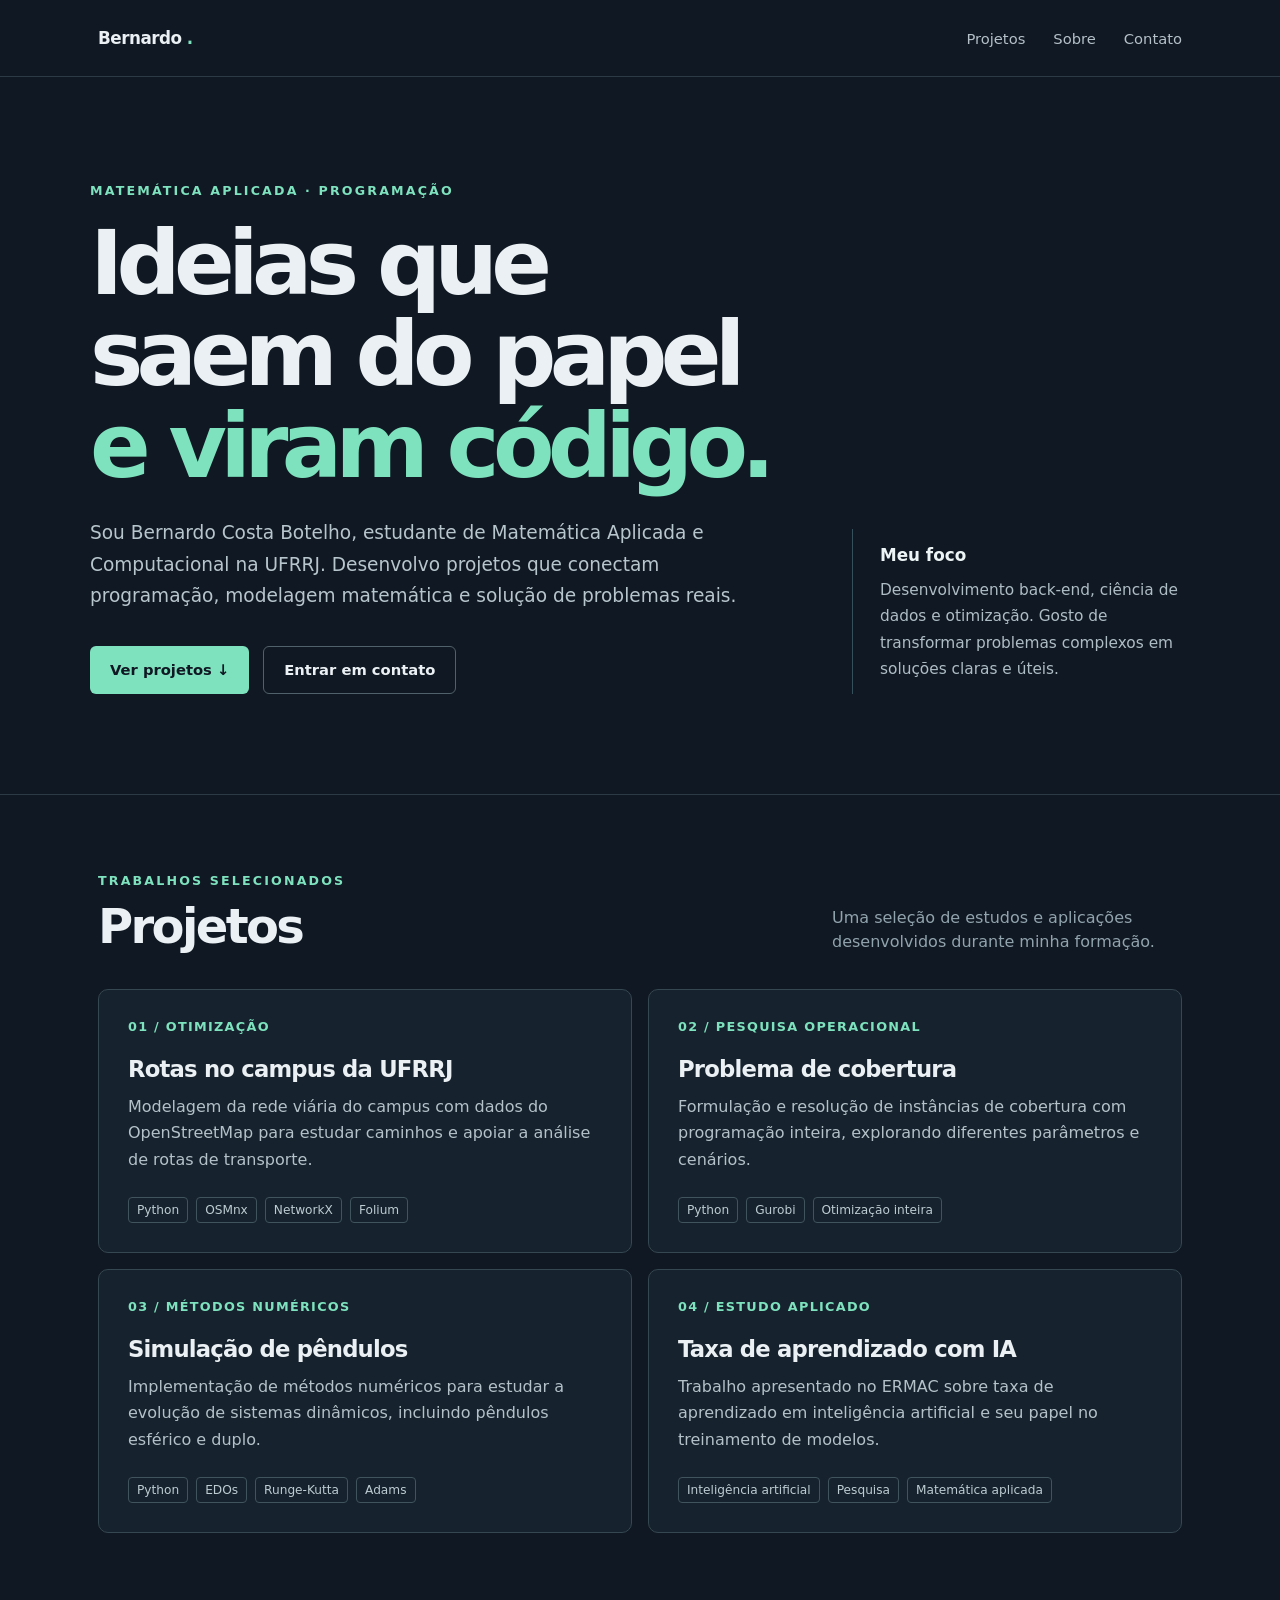
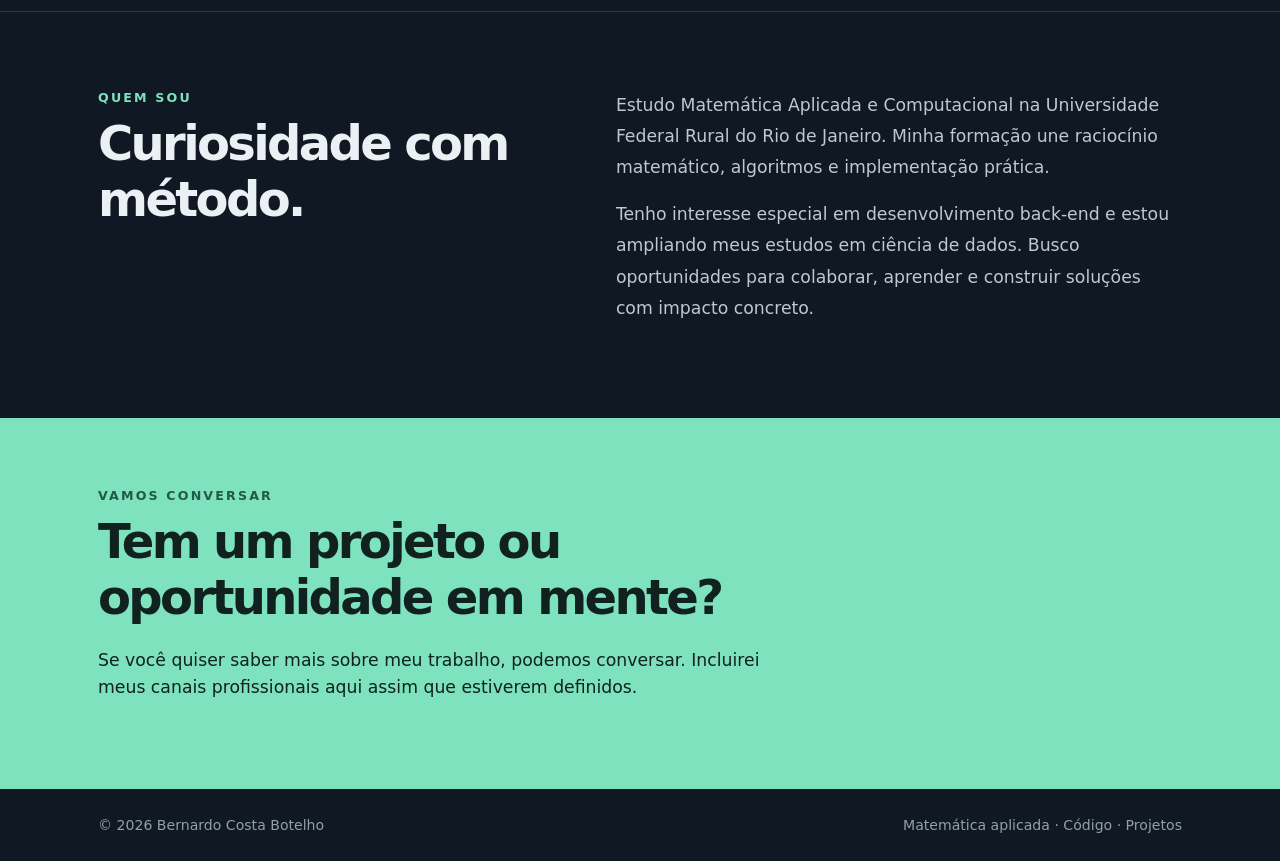
<file: index.html>
<!doctype html>
<html lang="pt-BR">
  <head>
    <meta charset="utf-8">
    <meta name="viewport" content="width=device-width, initial-scale=1">
    <meta name="theme-color" content="#101823">
    <title>
      Bernardo Costa Botelho — Projetos
    </title>
    <meta name="description" content="Portfólio de Bernardo Costa Botelho: matemática aplicada, programação e projetos de otimização, simulação e dados.">
    <link rel="icon" type="image/svg+xml" href="data:image/svg+xml,%3Csvg xmlns='http://www.w3.org/2000/svg' viewBox='0 0 64 64'%3E%3Crect width='64' height='64' rx='13' fill='%23101823'/%3E%3Cpath d='M17 44V20h13q9 0 9 6 0 4-4 5 7 1 7 6 0 7-11 7H17zm9-15h4q3 0 3-2t-3-2h-4zm0 10h5q4 0 4-3t-4-3h-5z' fill='%237de2bd'/%3E%3C/svg%3E">
    <link rel="stylesheet" href="style/style.css">
  </head>
  <body>
    <header>
      <div class="wrap nav">
        <a class="brand" href="#inicio">
          Bernardo
          <span>
            .
          </span>
        </a>
        <nav class="links" aria-label="Navegação principal">
          <a href="#projetos">
            Projetos
          </a>
          <a href="#sobre">
            Sobre
          </a>
          <a href="#contato">
            Contato
          </a>
        </nav>
      </div>
    </header>
    <main id="inicio">
      <div class="wrap hero">
        <div>
          <div class="eyebrow">
            Matemática aplicada · Programação
          </div>
          <h1>
            Ideias que saem do papel
            <em>
              e viram código.
            </em>
          </h1>
          <p class="lead">
            Sou Bernardo Costa Botelho, estudante de Matemática Aplicada e Computacional na UFRRJ. Desenvolvo projetos que conectam programação, modelagem matemática e solução de problemas reais.
          </p>
          <div class="actions">
            <a class="button" href="#projetos">
              Ver projetos ↓
            </a>
            <a class="button secondary" href="#contato">
              Entrar em contato
            </a>
          </div>
        </div>
        <div class="aside">
          <strong>
            Meu foco
          </strong>
          Desenvolvimento back-end, ciência de dados e otimização. Gosto de transformar problemas complexos em soluções claras e úteis.
        </div>
      </div>
      <section class="section" id="projetos">
        <div class="wrap">
          <div class="sectionhead">
            <div>
              <div class="eyebrow">
                Trabalhos selecionados
              </div>
              <h2>
                Projetos
              </h2>
            </div>
            <p class="sectionnote">
              Uma seleção de estudos e aplicações desenvolvidos durante minha formação.
            </p>
          </div>
          <div class="grid">
            <article class="card">
              <div class="num">
                01 / OTIMIZAÇÃO
              </div>
              <h3>
                Rotas no campus da UFRRJ
              </h3>
              <p>
                Modelagem da rede viária do campus com dados do OpenStreetMap para estudar caminhos e apoiar a análise de rotas de transporte.
              </p>
              <div class="tags">
                <span>
                  Python
                </span>
                <span>
                  OSMnx
                </span>
                <span>
                  NetworkX
                </span>
                <span>
                  Folium
                </span>
              </div>
            </article>
            <article class="card">
              <div class="num">
                02 / PESQUISA OPERACIONAL
              </div>
              <h3>
                Problema de cobertura
              </h3>
              <p>
                Formulação e resolução de instâncias de cobertura com programação inteira, explorando diferentes parâmetros e cenários.
              </p>
              <div class="tags">
                <span>
                  Python
                </span>
                <span>
                  Gurobi
                </span>
                <span>
                  Otimização inteira
                </span>
              </div>
            </article>
            <article class="card">
              <div class="num">
                03 / MÉTODOS NUMÉRICOS
              </div>
              <h3>
                Simulação de pêndulos
              </h3>
              <p>
                Implementação de métodos numéricos para estudar a evolução de sistemas dinâmicos, incluindo pêndulos esférico e duplo.
              </p>
              <div class="tags">
                <span>
                  Python
                </span>
                <span>
                  EDOs
                </span>
                <span>
                  Runge-Kutta
                </span>
                <span>
                  Adams
                </span>
              </div>
            </article>
            <article class="card">
              <div class="num">
                04 / ESTUDO APLICADO
              </div>
              <h3>
                Taxa de aprendizado com IA
              </h3>
              <p>
                Trabalho apresentado no ERMAC sobre taxa de aprendizado em inteligência artificial e seu papel no treinamento de modelos.
              </p>
              <div class="tags">
                <span>
                  Inteligência artificial
                </span>
                <span>
                  Pesquisa
                </span>
                <span>
                  Matemática aplicada
                </span>
              </div>
            </article>
          </div>
        </div>
      </section>
      <section class="section" id="sobre">
        <div class="wrap about">
          <div>
            <div class="eyebrow">
              Quem sou
            </div>
            <h2>
              Curiosidade com método.
            </h2>
          </div>
          <div>
            <p>
              Estudo Matemática Aplicada e Computacional na Universidade Federal Rural do Rio de Janeiro. Minha formação une raciocínio matemático, algoritmos e implementação prática.
            </p>
            <p>
              Tenho interesse especial em desenvolvimento back-end e estou ampliando meus estudos em ciência de dados. Busco oportunidades para colaborar, aprender e construir soluções com impacto concreto.
            </p>
          </div>
        </div>
      </section>
      <section class="contact" id="contato">
        <div class="wrap">
          <div class="eyebrow">
            Vamos conversar
          </div>
          <h2>
            Tem um projeto ou oportunidade em mente?
          </h2>
          <p>
            Se você quiser saber mais sobre meu trabalho, podemos conversar. Incluirei meus canais profissionais aqui assim que estiverem definidos.
          </p>
        </div>
      </section>
    </main>
    <footer>
      <div class="wrap foot">
        <span>
          © 2026 Bernardo Costa Botelho
        </span>
        <span>
          Matemática aplicada · Código · Projetos
        </span>
      </div>
    </footer>
  </body>
</html>
</file>
<file: style/style.css>
:root {
  font-family: Inter,ui-sans-serif,system-ui,-apple-system,Segoe UI,sans-serif;
  color: #eaf0f3;
  background: #101823;
}

* {
  box-sizing: border-box;
}

html {
  scroll-behavior: smooth;
}

body {
  margin: 0;
}

a {
  color: inherit;
  text-decoration: none;
}

a:focus-visible {
  outline: 2px solid #7de2bd;
  outline-offset: 5px;
}

.wrap {
  max-width: 1140px;
  margin: auto;
  padding: 0 28px;
}

header {
  border-bottom: 1px solid #2c3a45;
}

.nav {
  min-height: 76px;
  display: flex;
  align-items: center;
  justify-content: space-between;
  gap: 24px;
}

.brand {
  font-size: 1.05rem;
  font-weight: 750;
  letter-spacing: -.03em;
}

.brand span {
  color: #7de2bd;
}

.links {
  display: flex;
  gap: 28px;
  color: #b4c0c8;
  font-size: .92rem;
}

.links a:hover,.textlink:hover {
  color: #7de2bd;
}

.hero {
  padding: 106px 20px 100px;
  display: grid;
  grid-template-columns: 1.35fr .65fr;
  gap: 60px;
  align-items: end;
}

.eyebrow {
  color: #7de2bd;
  text-transform: uppercase;
  letter-spacing: .17em;
  font-size: .79rem;
  font-weight: 750;
}

.hero h1 {
  font-size: clamp(3.1rem,7vw,6.3rem);
  line-height: 1.02;
  letter-spacing: -.075em;
  margin: 20px 0 25px;
  max-width: 850px;
}

.hero h1 em {
  font-style: normal;
  color: #7de2bd;
}

.lead {
  font-size: 1.16rem;
  line-height: 1.7;
  color: #b7c5cc;
  max-width: 660px;
  margin: 0;
}

.actions {
  display: flex;
  gap: 14px;
  flex-wrap: wrap;
  margin-top: 34px;
}

.button {
  display: inline-flex;
  align-items: center;
  justify-content: center;
  min-height: 48px;
  padding: 0 20px;
  border-radius: 6px;
  font-weight: 700;
  font-size: .92rem;
  background: #7de2bd;
  color: #101823;
}

.button:hover {
  background: #a0efd2;
}

.button.secondary {
  background: transparent;
  border: 1px solid #51616b;
  color: #eaf0f3;
}

.button.secondary:hover {
  border-color: #7de2bd;
}

.aside {
  border-left: 1px solid #35505b;
  padding: 12px 0 12px 27px;
  color: #aebdc5;
  line-height: 1.7;
  font-size: .96rem;
}

.aside strong {
  display: block;
  color: #edf4f5;
  font-size: 1.05rem;
  margin-bottom: 8px;
}

.section {
  padding: 78px 0;
  border-top: 1px solid #2c3a45;
}

.sectionhead {
  display: flex;
  align-items: end;
  justify-content: space-between;
  gap: 20px;
  margin-bottom: 35px;
}

h2 {
  font-size: clamp(2rem,4vw,3rem);
  letter-spacing: -.055em;
  margin: 10px 0 0;
}

.sectionnote {
  color: #91a3ad;
  max-width: 350px;
  line-height: 1.5;
  margin: 0;
}

.grid {
  display: grid;
  grid-template-columns: repeat(2,minmax(0,1fr));
  gap: 16px;
}

.card {
  border: 1px solid #354751;
  border-radius: 10px;
  background: #16222d;
  padding: 29px;
  min-height: 258px;
  display: flex;
  flex-direction: column;
}

.card .num {
  font-size: .8rem;
  color: #7de2bd;
  font-weight: 700;
  letter-spacing: .1em;
}

.card h3 {
  font-size: 1.42rem;
  letter-spacing: -.035em;
  margin: 22px 0 12px;
}

.card p {
  color: #b4c1c9;
  line-height: 1.65;
  margin: 0 0 24px;
}

.tags {
  display: flex;
  flex-wrap: wrap;
  gap: 8px;
  margin-top: auto;
}

.tags span {
  border: 1px solid #40545e;
  border-radius: 4px;
  padding: 5px 8px;
  color: #bdccd2;
  font-size: .76rem;
}

.about {
  display: grid;
  grid-template-columns: 1fr 1.25fr;
  gap: 65px;
}

.about p {
  color: #bcc9cf;
  font-size: 1.08rem;
  line-height: 1.8;
  margin: 0 0 16px;
}

.contact {
  background: #7de2bd;
  color: #10211f;
  padding: 70px 0;
}

.contact .eyebrow {
  color: #215a48;
}

.contact h2 {
  max-width: 720px;
  margin-bottom: 22px;
}

.contact p {
  font-size: 1.08rem;
  line-height: 1.6;
  max-width: 680px;
}

.contact .button {
  background: #10211f;
  color: white;
  margin-top: 13px;
}

footer {
  padding: 28px 0;
  color: #8fa1ab;
  font-size: .88rem;
}

.foot {
  display: flex;
  justify-content: space-between;
  gap: 20px;
}

@media(max-width: 750px) {
  .wrap {
    padding: 25px;
  }

  .nav {
    min-height: 66px;
  }

  .links {
    gap: 15px;
    font-size: .85rem;
  }

  .hero {
    display: block;
    padding: 76px 0 68px;
  }

  .hero h1 {
    font-size: clamp(3rem,12vw,5rem);
  }

  .aside {
    margin-top: 58px;
  }

  .section {
    padding: 62px 0;
  }

  .sectionhead {
    display: block;
  }

  .sectionnote {
    margin-top: 14px;
  }

  .grid,.about {
    grid-template-columns: 1fr;
  }

  .about {
    gap: 25px;
  }

  .card {
    min-height: 0;
  }

  .foot {
    flex-direction: column;
  }

}

@media(max-width: 380px) {
  .links {
    gap: 10px;
  }

  .brand {
    font-size: .92rem;
  }

}
</file>
